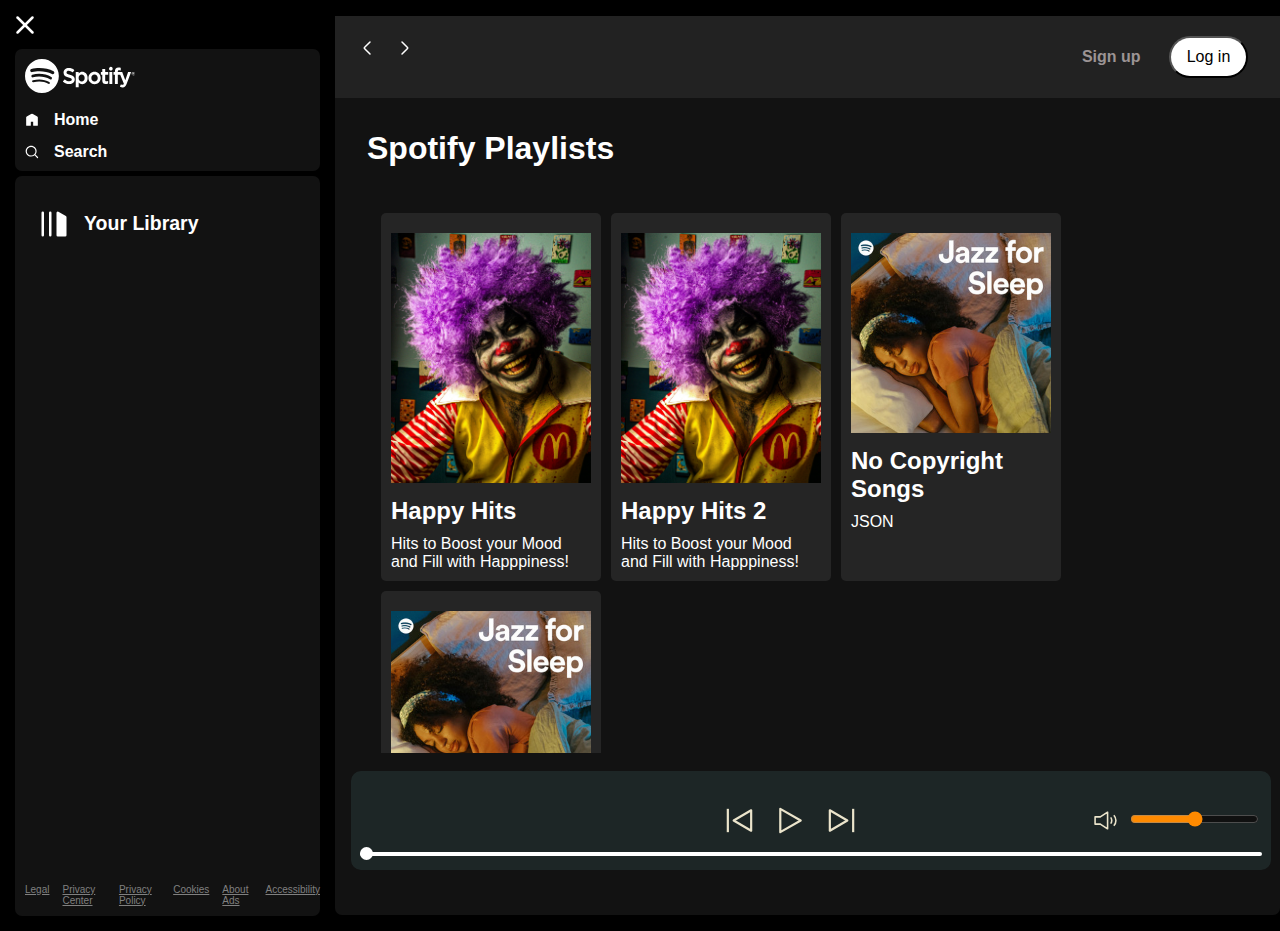
<file: index.html>
<!DOCTYPE html>
<html lang="en">

<head>
    <meta charset="UTF-8">
    <meta name="viewport" content="width=device-width, initial-scale=1.0">
    <link rel="stylesheet" href="./Style/index.css">
    <title>Spotify - Web Player: Music for everyone</title>
</head>

<body>
    <div class="container flex bg-black">
        <div class="left">
            <div class="close">
                <img width="30" class="invert" src="./img/close.svg" alt="">
            </div>
            <div class="home bg-grey rounded m-1 p-1">
                <div class="logo"><img width="110px" class="invert" src="./img/logo.svg" alt=""></div>
                <ul>
                    <li><img class="invert" src="./img/home.svg" alt="home" >Home</li>
                    <li><img class="invert" src="./img/search.svg" alt="home" >Search</li>
                </ul>
            </div>

            <div class="library bg-grey rounded m-1 p-1">
                <div class="heading">
                    <img class="invert" src="./img/playlist.svg" alt="">
                    <h2>
                        Your Library
                    </h2>
                </div>

                <div class="songList">

                    <ul>
                    
                    </ul>
                </div>

                <div class="footer">
                    <div><a href="https://www.spotify.com/jp/legal/"><span>Legal</span></a></div>
                    <div><a href="https://www.spotify.com/jp/privacy/"><span>Privacy Center</span></a></div>
                    <div><a href="https://www.spotify.com/jp/legal/privacy-policy/"><span>Privacy Policy</span></a>
                    </div>
                    <div><a href="https://www.spotify.com/jp/legal/cookies-policy/"><span>Cookies</span></a></div>
                    <div><a href="https://www.spotify.com/jp/legal/privacy-policy/#s3"><span>About Ads</span></a></div>
                    <div><a href="https://www.spotify.com/jp/accessibility/"><span>Accessibility</span></a></div>
                </div>
            </div>


        </div>
        <div class="right bg-grey rounded">
            <div class="header">
                <div class="nav">
                    <div class="hamburgerContainer">

                        <img width="40" class="invert hamburger" src="./img/hamburger.svg" alt="">
                        <svg width="24" height="24" viewBox="0 0 24 24" fill="none" xmlns="http://www.w3.org/2000/svg">
                            <path
                                d="M15 6L9.70711 11.2929C9.37377 11.6262 9.20711 11.7929 9.20711 12C9.20711 12.2071 9.37377 12.3738 9.70711 12.7071L15 18"
                                stroke="#ffffff" stroke-width="1.5" stroke-linecap="round" stroke-linejoin="round" />
                        </svg>
                        <svg width="24" height="24" viewBox="0 0 24 24" fill="none" xmlns="http://www.w3.org/2000/svg">
                            <path
                                d="M9 18L14.2929 12.7071C14.6262 12.3738 14.7929 12.2071 14.7929 12C14.7929 11.7929 14.6262 11.6262 14.2929 11.2929L9 6"
                                stroke="#ffffff" stroke-width="1.5" stroke-linecap="round" stroke-linejoin="round" />
                        </svg>
                    </div>
                </div>
                <div class="buttons">
                    <button class="signupbtn">Sign up</button>
                    <button class="loginbtn">Log in</button>
                </div>
            </div>
            <div class="spotifyPlaylists">
                <h1>Spotify Playlists</h1>
                <div class="cardContainer">
                    <div data-folder="ncs" class="card">
                        <div  class="play"><img src="./img/play.svg" alt play width="24" height="24" viewBox="0 0 24 24" fill="none"></div>
                        <img src="./img/happyhits.jpg" alt="happy hits">
                        <h2>Happy Hits</h2>
                        <p>Hits to Boost your Mood and Fill with Happpiness!</p>
                    </div>  
                    <div data-folder="cs" class="card">
                        <div  class="play"><img src="./img/play.svg" alt play width="24" height="24" viewBox="0 0 24 24" fill="none"></div>
                        <img src="./img/happyhits.jpg" alt="happy hits">
                        <h2>Happy Hits 2</h2>
                        <p>Hits to Boost your Mood and Fill with Happpiness!</p>
                    </div>  
                </div>
                <div class="playbar">

                    <div class="seekbar">
                        <div class="circle">
                            
                        </div>
                    </div>
                    <div class="abovebar">


                        <div class="songinfo">

                        </div>
                        <div class="songbuttons">
                            <img width="35" id="previous" src="./img/prevsong.svg" alt="">
                            <img width="35" id="play" src="./img/play.svg" alt="">
                            <img width="35" id="next" src="./img/nextsong.svg" alt="">
                        </div>
                        <div class="timevol">

                       
                        <div class="songtime">

                        </div>
                        <div class="volume">
                            <img width="25" src="./img/volume.svg" alt="">
                            <div class="range">
                                <input type="range" name="volume" id="">
                            </div>
                        </div>
                    </div>
                    </div>
                </div>
            </div>
        </div>
    </div>
    <script src="./Script/index.js"></script>
</body>

</html>
</file>
<file: Style/index.css>
* {
    margin: 0;
    padding: 0;
    font-family: 'Roboto', sans-serif;
}

:root {
    --a: 0; /* CSS variable for opacity */
}

body {
    background-color: black;
    color: white;
}

.border {
    border: 2px solid red;
    margin: 3px;
}

.flex {
    display: flex;
}

.justify-center {
    justify-content: center;
}

.items-center {
    align-items: center;
}

.bg-black {
    background-color: black;
    color: white;
}

.invert {
    filter: invert(1);
}

.bg-grey {
    background-color: #121212;
}

.rounded {
    border-radius: 7px;
}

.m-1 {
    margin: 5px;
}

.p-1 {
    padding: 10px;
}

/* Scrollbar customization */
::-webkit-scrollbar {
    width: 12px;
}

::-webkit-scrollbar-thumb {
    background-color: #333;
    border-radius: 6px;
}

::-webkit-scrollbar-track {
    background-color: #222;
}

/* For Firefox */



/* Google Fonts */
@import url('https://fonts.googleapis.com/css2?family=Lato:wght@700&family=Roboto:ital,wght@0,100;0,300;0,400;0,500;0,700;0,900;1,100;1,300;1,400;1,500;1,700;1,900&display=swap');

/* Layout */
.left {
    width: 25vw;
    padding: 10px;
}

.right {
    width: 75vw;
    margin: 16px 0;
    position: relative;
}

.home ul li {
    display: flex;
    gap: 15px;
    width: 14px;
    list-style: none;
    padding-top: 14px;
    font-weight: bold;
}

.heading {
    display: flex;
    gap: 15px;
    width: 100%;
    padding-top: 14px;
    padding: 23px 14px;
    font-weight: bold;
    align-items: center;
    font-size: 13px;
}

.heading img {
    width: 30px;
}

.library {
    min-height: 80vh;
    position: relative;
}

.footer {
    display: flex;
    font-size: 10px;
    color: grey;
    gap: 13px;
    position: absolute;
    bottom: 0;
    padding: 10px 0;
}

.footer a {
    color: grey;
}

.header {
    display: flex;
    justify-content: space-between;
    background-color: rgb(34 34 34);
}

.header > * {
    padding: 20px;
}

.spotifyPlaylists {
    padding: 16px;
}

.spotifyPlaylists h1 {
    padding: 16px;
}

.cardContainer {
    margin: 30px;
    display: flex;
    gap: 10px;
    flex-wrap: wrap;
    overflow-y: auto;
    max-height: 60vh;
}

.card {
    width: 200px;
    padding: 10px;
    border-radius: 5px;
    background-color: #252525;
    position: relative;
    transition: all .9s;
}

.card:hover {
    background-color: rgb(105, 103, 103);
    cursor: pointer;
    --a: 1;
}

.card > * {
    padding-top: 10px;
}

.card img {
    width: 100%;
    object-fit: contain;
}

.play {
    width: 28px;
    height: 28px;
    background-color: #1fdf64;
    border-radius: 50%;
    padding: 4px;
    display: flex;
    align-items: center;
    justify-content: center;
    position: absolute;
    bottom: 88px;
    right: 17px;
    opacity: var(--a);
    transition: all 1s ease-out;
}

.buttons > * {
    margin: 0 12px;
}

.signupbtn {
    background-color: rgb(34 34 34);
    color: rgb(156, 148, 148);
    font-weight: bold;
    border: none;
    outline: none;
    cursor: pointer;
    font-size: 16px;
}

.signupbtn:hover {
    font-size: 17px;
    color: white;
}

.loginbtn {
    background-color: white;
    border-radius: 21px;
    color: black;
    padding: 10px;
    width: 79px;
    cursor: pointer;
    font-size: 16px;
}

.loginbtn:hover {
    font-weight: bold;
    font-size: 17px;
}

.playbar {
    display: flex;
    justify-content: center;
    align-items: center;
    position: fixed;
    bottom: 30px;
    filter: invert(1);
    background: #e2d9d9;
    border-radius: 10px;
    width: 90%;
    padding: 12px;
    width: 70vw;
    min-height: 40px;
}

.songbuttons {
    display: flex;
    justify-content: center;
    gap: 16px;
}

.songList {
    height: 544px;
    overflow: auto;
    margin-bottom: 44px;
}

.hamburger {
    display: none;
    cursor: pointer;
}

.hamburgerContainer {
    display: flex;
    justify-content: center;
    align-items: center;
    gap: 14px;
}

.songList ul {
    padding: 0 12px;
}

.songList ul li {
    list-style-type: decimal;
    display: flex;
    justify-content: space-between;
    gap: 12px;
    cursor: pointer;
    padding: 12px 0;
    border: 1px solid rgba(146, 143, 143, 0.491);
    margin: 12px 0;
    padding: 13px;
    border-radius: 5px;
}

.songList .info {
    font-size: 13px;
    width: 344px;
}

.info div {
    word-break: break-all;
}

.playnow {
    display: flex;
    justify-content: center;
    align-items: center;
}

.playnow span {
    font-size: 15px;
    width: 64px;
    padding: 12px;
}

.seekbar {
    height: 4px;
    width: 98%;
    background: black;
    border-radius: 10px;
    position: absolute;
    bottom: 8px;
    margin: 6px;
    cursor: pointer;
}

.circle {
    width: 13px;
    height: 13px;
    border-radius: 13px;
    background-color: black;
    position: relative;
    bottom: 5px;
    left: 0%;
    transition: left 0.5s;
}

.songbuttons img {
    cursor: pointer;
}

.timevol {
    display: flex;
    justify-content: space-evenly;
    align-items: center;
}

.songinfo {
    color: black;
    padding: 0 12px;
    width: 250px;
}

.songtime {
    width: 125px;
    color: black;
    padding: 0 12px;
}

.volume {
    display: flex;
    justify-content: center;
    align-items: center;
    gap: 12px;
    cursor: pointer;
}

.range input {
    cursor: pointer;
}

.abovebar {
    display: flex;
    justify-content: space-between;
    margin: 20px 0;
    width: 100%;
}

/* Media Queries */
@media (max-width: 1200px) {
    .left {
        position: fixed;
        left: -130%;
        transition: all .3s;
        z-index: 1;
        width: 373px;
        background-color: black;
        padding: 0;
        height: 100vh;
        top: 0;
    }

    .songinfo,
    .songtime {
        width: auto;
    }

    .left .close {
        position: absolute;
        right: 31px;
        top: 25px;
        width: 29px;
    }

    .timevol {
        flex-direction: column;
        gap: 13px;
    }

    .right {
        width: 100vw;
    }

    .playbar {
        width: calc(100vw - 75px);
    }

    .seekbar {
        width: calc(100vw - 120px);
    }

    .hamburger {
        display: block;
    }

    .right {
        margin: 0;
    }

    .card {
        width: 55vw;
    }

    .cardContainer {
        margin: 0;
        justify-content: center;
    }

    .close {
        display: block;
    }

    .abovebar {
        flex-direction: column;
        gap: 23px;
        align-items: center;
    }

    .cardContainer {
        max-height: unset;
        overflow-y: unset;
        margin-bottom: 35vh;
    }

    .playbar {
        right: 25px;
    }
}

@media (max-width: 500px) {
    .card {
        width: 100%;
    }

    .header > * {
        padding: 2px;
    }

    .buttons > * {
        margin: 0 6px;
    }

    .header {
        padding: 7px;
    }

    .spotifyPlaylists h1 {
        padding: 4px;
    }

    .library {
        height: 85vh;
    }

    .left {
        width: 100vw;
    }
}
</file>
